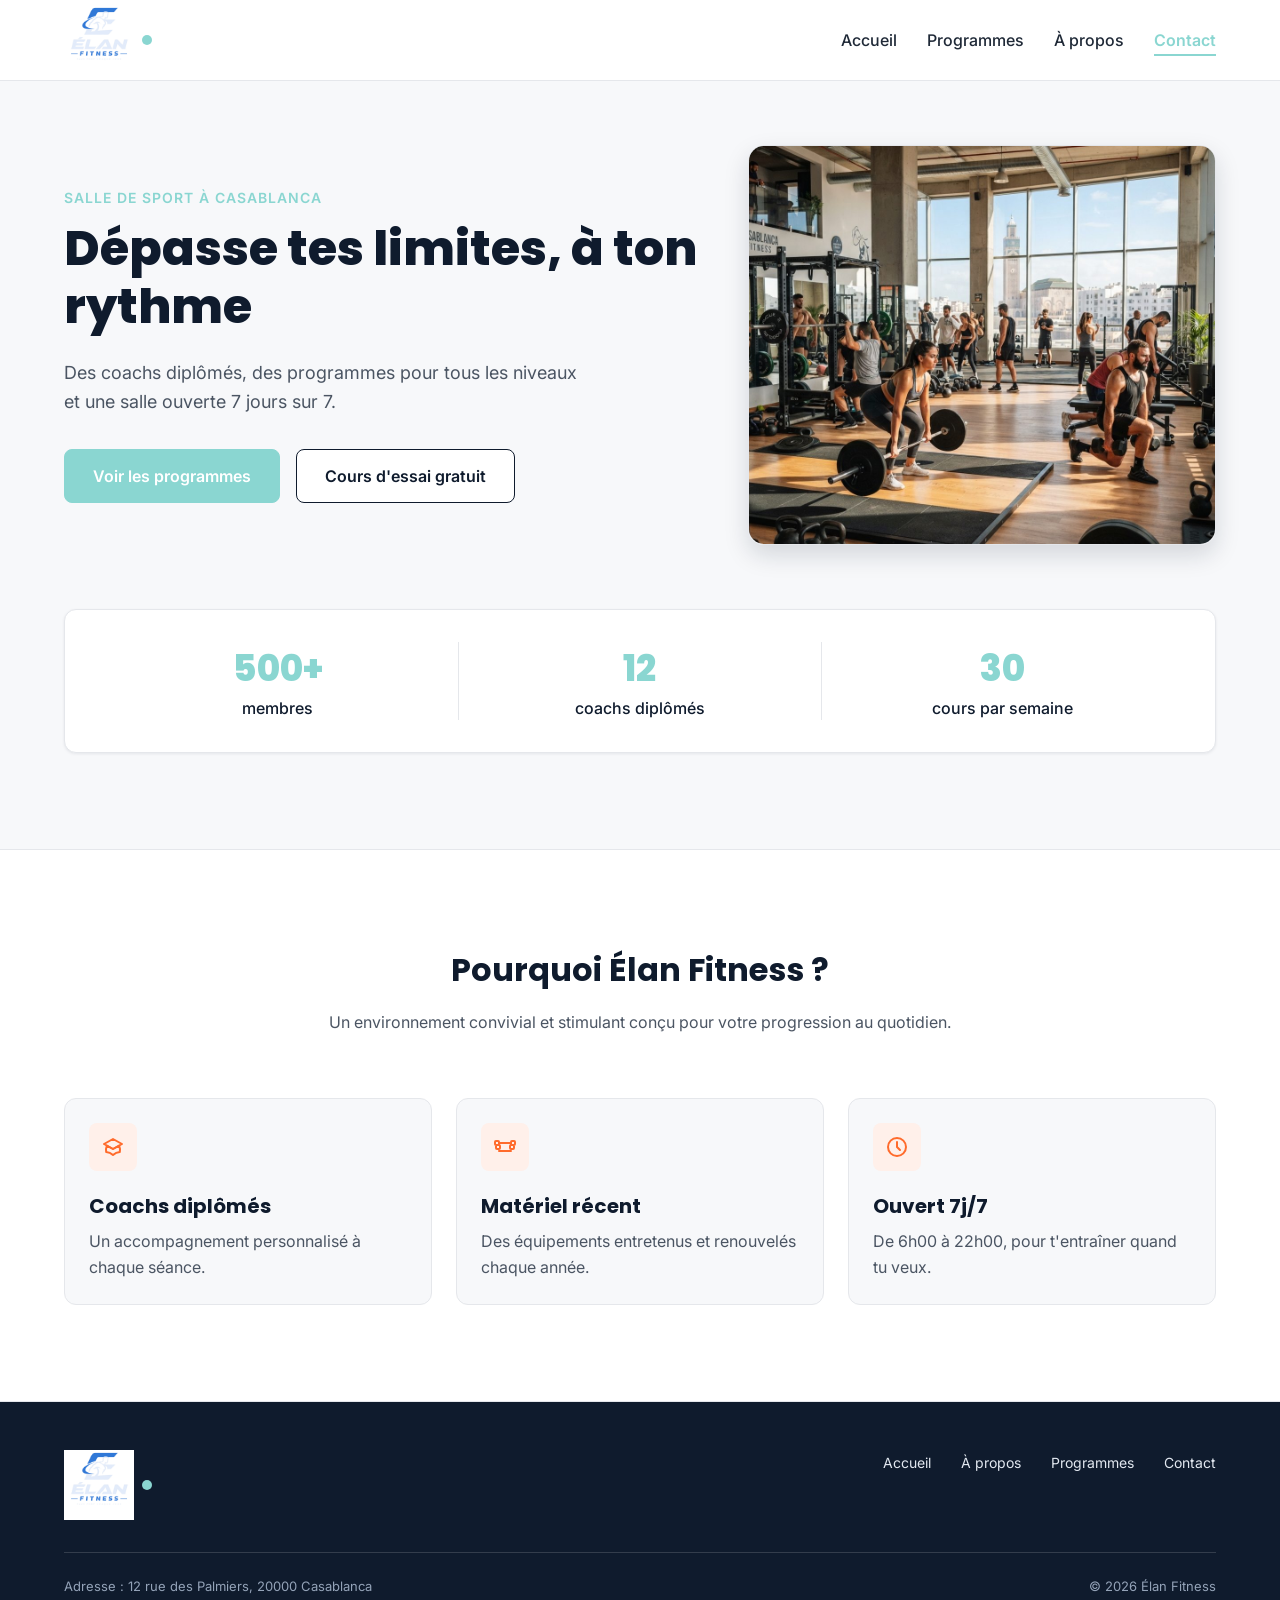
<file: index.html>
<!DOCTYPE html>
<html lang="fr">
<head>
  <meta charset="UTF-8">
  <meta name="viewport" content="width=device-width, initial-scale=1">
  <meta name="description" content="Élan Fitness, salle de sport à Casablanca : musculation, yoga, cardio et boxe fitness avec des coachs diplômés. Réservez votre cours d'essai gratuit.">
  <title>Fitness | Salle de sport à Casablanca</title>

  <link rel="preconnect" href="https://fonts.googleapis.com">
  <link rel="preconnect" href="https://fonts.gstatic.com" crossorigin>
  <link href="https://fonts.googleapis.com/css2?family=Inter:wght@400;500;600&family=Poppins:wght@600;700;800&display=swap" rel="stylesheet">

<link rel="stylesheet" href="css/style.css">
<link rel="icon" href="img/favicon-16x16.png">

 </head>

<body>

    <header class="en-tete">
    <div class="conteneur en-tete-contenu">

        <a href="index.html" class="logo">
        <img src="img/elanfit.png" alt="Élan Fitness">

        </a>
 
        <nav aria-label="Navigation principale">
    <input type="checkbox" id="burger-toggle" class="burger-checkbox"
           aria-label="Afficher le menu">
    <label for="burger-toggle" class="burger" aria-hidden="true">
        <span class="burger-barres"></span>
    </label>

    <ul class="menu" id="menu-principal">
        <li><a href="index.html">Accueil</a></li>
        <li><a href="programmes.html">Programmes</a></li>
        <li><a href="propos.html">À propos</a></li>
        <li><a href="contact-us.html" class="lien-actif" aria-current="page">Contact</a></li>
    </ul>
</nav>
    </div>
    
</header>
 
  <main>

    <section id="accueil" class="hero">
      <div class="conteneur">

        <div class="hero-contenu">
          <div class="hero-texte">
            <p class="sur-titre">Salle de sport à Casablanca</p>
            <h1>Dépasse tes limites, à ton rythme</h1>
            <p class="hero-description">
              Des coachs diplômés, des programmes pour tous les niveaux et une salle ouverte 7 jours sur 7.
            </p>
            <div class="boutons">
              <a href="programmes.html" class="bouton bouton-principal">Voir les programmes</a>
              <a href="contact-us.html" class="bouton bouton-secondaire">Cours d'essai gratuit</a>
            </div>
          </div>

          <img class="hero-image" src="img/hero.jpg" alt="Des personnes s'entraînent dans une salle de sport lumineuse à Casablanca">
        </div>

        <div class="chiffres">
          <div class="chiffre">
            <p class="chiffre-nombre">500+</p>
            <p>membres</p>
          </div>
          <div class="chiffre">
            <p class="chiffre-nombre">12</p>
            <p>coachs diplômés</p>
          </div>
          <div class="chiffre">
            <p class="chiffre-nombre">30</p>
            <p>cours par semaine</p>
          </div>
        </div>

      </div>
    </section>

    <section class="section section-blanche">
      <div class="conteneur">

        <div class="section-titre">
          <h2>Pourquoi Élan Fitness ?</h2>
          <p>Un environnement convivial et stimulant conçu pour votre progression au quotidien.</p>
        </div>

        <div class="cartes">
          <article class="carte carte-avantage">
            <div class="icone"><img src="img/icone-coach.svg" alt=""></div>
            <h3>Coachs diplômés</h3>
            <p>Un accompagnement personnalisé à chaque séance.</p>
          </article>

          <article class="carte carte-avantage">
            <div class="icone"><img src="img/icone-materiel.svg" alt=""></div>
            <h3>Matériel récent</h3>
            <p>Des équipements entretenus et renouvelés chaque année.</p>
          </article>

          <article class="carte carte-avantage">
            <div class="icone"><img src="img/icone-horloge.svg" alt=""></div>
            <h3>Ouvert 7j/7</h3>
            <p>De 6h00 à 22h00, pour t'entraîner quand tu veux.</p>
          </article>
        </div>

      </div>
    </section>

    
     
 

  </main>

  <footer class="pied-de-page">
    <div class="conteneur">

      <div class="pied-haut">
        <div>
        <a href="index.html" class="logo">
        <img src="img/elanfit.png" alt="Élan Fitness">
        </a>
         </div>

        <nav aria-label="Navigation du pied de page">
          <ul class="menu menu-pied">
            <li><a href="index.html">Accueil</a></li>
            <li><a href="propos.html">À propos</a></li>
            <li><a href="programmes.html">Programmes</a></li>
            <li><a href="contact-us.html">Contact</a></li>

          </ul>
        </nav>
      </div>

      <div class="pied-bas">
        <p>Adresse : 12 rue des Palmiers, 20000 Casablanca</p>
        <p>&copy; 2026 Élan Fitness  </p>
      </div>

    </div>
  </footer>

</body>
</html>
</file>
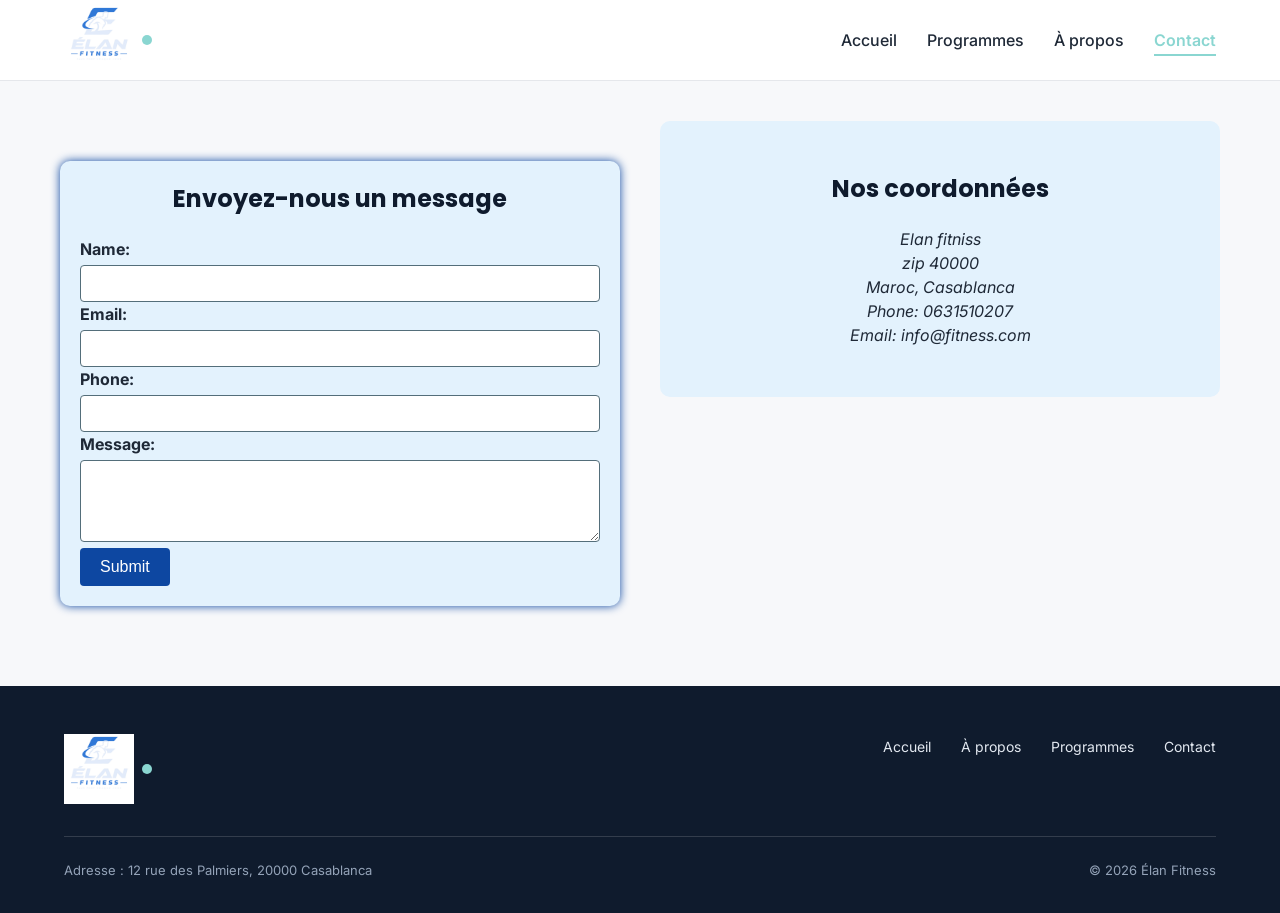
<file: contact-us.html>
<!DOCTYPE html>
<html lang="fr">

<head>
    <meta charset="UTF-8">

    <meta name="viewport" content="width=device-width, initial-scale=1.0">

    <meta name="description"
        content="Contactez Élan Fitness à Casablanca pour obtenir des informations sur nos programmes et nos services.">

    <title>Contact  | Salle de sport à Casablanca</title>

    <link rel="preconnect" href="https://fonts.googleapis.com">
    <link rel="preconnect" href="https://fonts.gstatic.com" crossorigin>

    <link href="https://fonts.googleapis.com/css2?family=Inter:wght@400;500;600&family=Poppins:wght@600;700;800&display=swap"
        rel="stylesheet">

    <link rel="stylesheet" href="css/style.css">
    <link rel="stylesheet" href="css/contact.css">
    <link rel="icon" href="img/favicon-16x16.png">

</head>

<body>
    <header class="en-tete">
         <div class="conteneur en-tete-contenu">

        <a href="index.html" class="logo">
        <img src="img/elanfit.png" alt="Élan Fitness">

        </a>
 
        <nav aria-label="Navigation principale">
    <input type="checkbox" id="burger-toggle" class="burger-checkbox"
           aria-label="Afficher le menu">
    <label for="burger-toggle" class="burger" aria-hidden="true">
        <span class="burger-barres"></span>
    </label>

    <ul class="menu" id="menu-principal">
        <li><a href="index.html">Accueil</a></li>
        <li><a href="programmes.html">Programmes</a></li>
        <li><a href="propos.html">À propos</a></li>
        <li><a href="contact-us.html" class="lien-actif" aria-current="page">Contact</a></li>
    </ul>
</nav>
    </div>
    
    </header>

    <main>
      
 
        <section class="contact-form">
        <div class="form-container">
         <h2>Envoyez-nous un message</h2>
            <form action="#" method="POST">

                <label for="name">Name: </label>
                <input type="text" id="name" name="name" required>

                <label for="email">Email: </label>
                <input type="email" id="email" name="email" required>

                <label for="phone">Phone: </label>
                <input type="tel" id="phone" name="phone">

                <label for="message">Message: </label>
                <textarea id="message" name="message" rows="4" required></textarea>

                <button type="submit" class="submit-button">Submit</button>
            </form>
        </div>
    </section>

     <section class="contact-info">
        <h2>Nos coordonnées</h2>
        <address>
            Elan fitniss<br>
            zip 40000<br>
            Maroc, Casablanca<br>
            Phone: <a href="tel:1234567890">0631510207</a><br>
            Email: <a href="mailto:info@example.com">info@fitness.com</a>
        </address>
    </section>

         
    </main>

    <footer class="pied-de-page">
        <div class="conteneur">
            <div class="pied-haut">
                <div>
 <a href="index.html" class="logo">
        <img src="img/elanfit.png" alt="Élan Fitness"> </a>    
                </div>

                <nav aria-label="Navigation du pied de page">
                    <ul class="menu menu-pied">
                        <li><a href="index.html">Accueil</a></li>
                        <li><a href="propos.html">À propos</a></li>
                        <li><a href="programmes.html">Programmes</a></li>
                        <li><a href="contact-us.html">Contact</a></li>
                    </ul>
                </nav>
            </div>

            <div class="pied-bas">
                <p>Adresse : 12 rue des Palmiers, 20000 Casablanca</p>
                <p>&copy; 2026 Élan Fitness  </p>
            </div>
        </div>
    </footer>
</body>
</html>
</file>
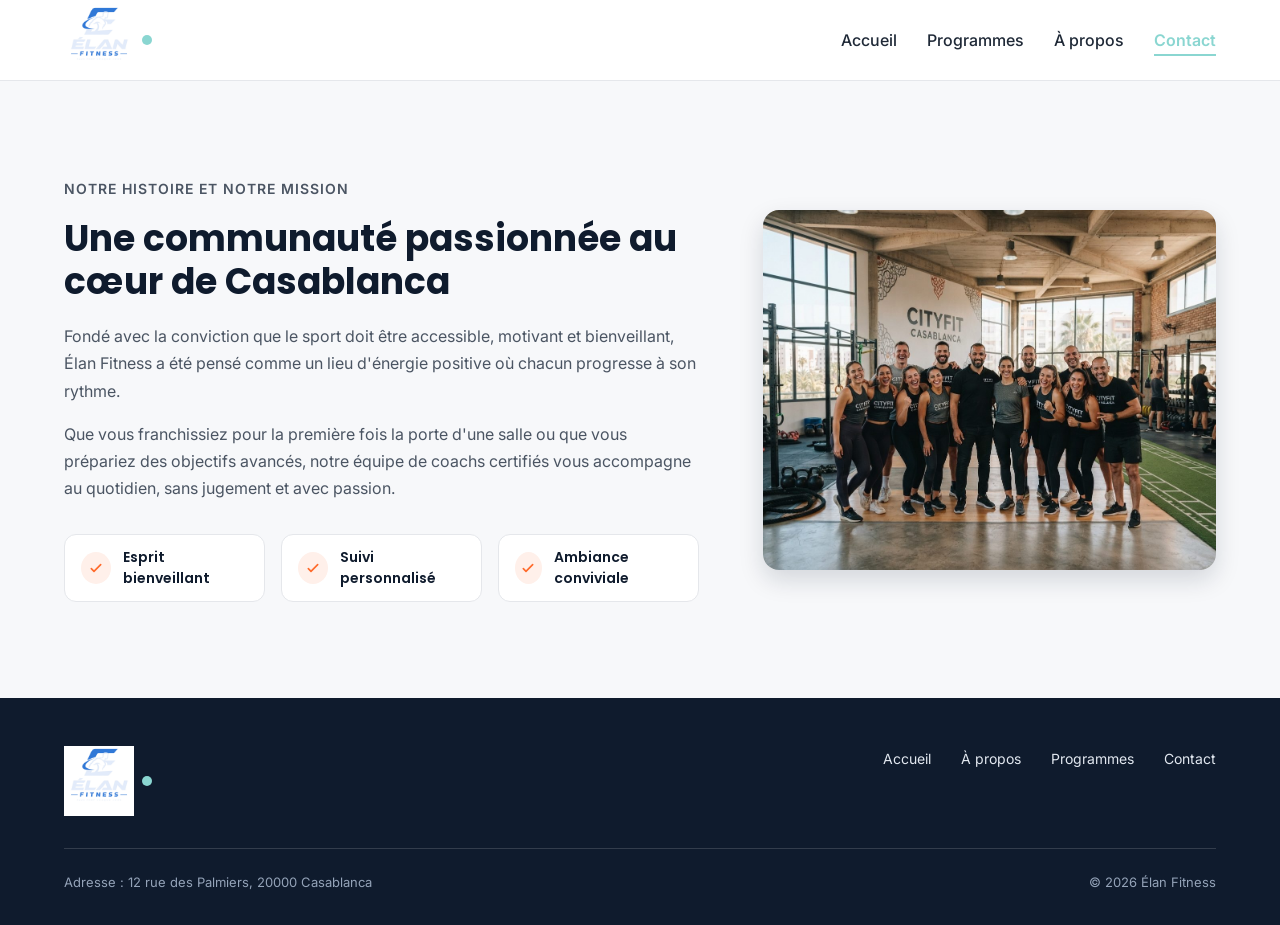
<file: propos.html>
<!DOCTYPE html>
<html lang="en">
<head>
    <meta charset="UTF-8">
    <meta name="viewport" content="width=device-width, initial-scale=1.0">
    <title>Propos  | Salle de sport à Casablanca</title>
  <link rel="preconnect" href="https://fonts.googleapis.com">
  <link rel="preconnect" href="https://fonts.gstatic.com" crossorigin>
  <link href="https://fonts.googleapis.com/css2?family=Inter:wght@400;500;600&family=Poppins:wght@600;700;800&display=swap" rel="stylesheet">

  <link rel="stylesheet" href="css/style.css">
  <link rel="icon" href="img/favicon-16x16.png">


</head>

<body>
  <header class="en-tete">
     <div class="conteneur en-tete-contenu">

        <a href="index.html" class="logo">
        <img src="img/elanfit.png" alt="Élan Fitness">

        </a>
 
        <nav aria-label="Navigation principale">
    <input type="checkbox" id="burger-toggle" class="burger-checkbox"
           aria-label="Afficher le menu">
    <label for="burger-toggle" class="burger" aria-hidden="true">
        <span class="burger-barres"></span>
    </label>

    <ul class="menu" id="menu-principal">
        <li><a href="index.html">Accueil</a></li>
        <li><a href="programmes.html">Programmes</a></li>
        <li><a href="propos.html">À propos</a></li>
        <li><a href="contact-us.html" class="lien-actif" aria-current="page">Contact</a></li>
    </ul>
</nav>
    </div>
    

</header>
     
 <section id="a-propos" class="section">
      <div class="conteneur apropos-contenu">

        <div class="apropos-texte">
          <p class="sur-titre">Notre histoire et notre mission</p>
          <h2>Une communauté passionnée au cœur de Casablanca</h2>
          <p>
            Fondé avec la conviction que le sport doit être accessible, motivant et bienveillant,
            Élan Fitness a été pensé comme un lieu d'énergie positive où chacun progresse à son rythme.
          </p>
          <p>
            Que vous franchissiez pour la première fois la porte d'une salle ou que vous prépariez des
            objectifs avancés, notre équipe de coachs certifiés vous accompagne au quotidien, sans
            jugement et avec passion.
          </p>

          <ul class="valeurs">
            <li class="valeur">
              <div class="icone icone-petite"><img src="img/icone-check.svg" alt=""></div>
              <span>Esprit bienveillant</span>
            </li>
            <li class="valeur">
              <div class="icone icone-petite"><img src="img/icone-check.svg" alt=""></div>
              <span>Suivi personnalisé</span>
            </li>
            <li class="valeur">
              <div class="icone icone-petite"><img src="img/icone-check.svg" alt=""></div>
              <span>Ambiance conviviale</span>
            </li>
          </ul>
        </div>

        <img class="apropos-image" src="img/equipe.jpg" alt="L'équipe de coachs d'Élan Fitness réunie dans la salle">

      </div>
    </section>

     <footer class="pied-de-page">
    <div class="conteneur">

      <div class="pied-haut">
        <div>
 <a href="index.html" class="logo">
        <img src="img/elanfit.png" alt="Élan Fitness">

        </a>     
          </div>

        <nav aria-label="Navigation du pied de page">
          <ul class="menu menu-pied">
            <li><a href="index.html">Accueil</a></li>
            <li><a href="propos.html">À propos</a></li>
            <li><a href="programmes.html">Programmes</a></li>
            <li><a href="contact-us.html">Contact</a></li>

          </ul>
        </nav>
      </div>

      <div class="pied-bas">
        <p>Adresse : 12 rue des Palmiers, 20000 Casablanca</p>
        <p>&copy; 2026 Élan Fitness  </p>
      </div>

    </div>
  </footer>
  
</body>
</html>
</file>
<file: css/style.css>
* {
  box-sizing: border-box;
  margin: 0;
  padding: 0;
}

html {
  scroll-behavior: smooth;
}
 
body {
  font-family: 'Inter', Arial, sans-serif;
  font-size: 16px;
  line-height: 1.5;
  color: #1F2937;
  background-color: #F7F8FA;
}

h1, h2, h3, h4 {
  font-family: 'Poppins', Arial, sans-serif;
  color: #0F1B2D;
}

a {
  color: inherit;
  text-decoration: none;
}

ul {
  list-style: none;
}

img {
  display: block;
  max-width: 100%;
}

a:focus-visible,
button:focus-visible {
  outline: 3px solid #8AD6D1;
  outline-offset: 2px;
}

.conteneur {
  width: 100%;
  max-width: 1200px;
  margin: 0 auto;
  padding: 0 24px;
}

.section {
  padding: 96px 0;
}

.section-blanche {
  background-color: #FFFFFF;
  border-top: 1px solid #E5E7EB;
  border-bottom: 1px solid #E5E7EB;
}

.section-titre {
  max-width: 640px;
  margin: 0 auto 64px;
  text-align: center;
}

.section-titre h2 {
  font-size: 32px;
  margin-bottom: 16px;
}

.section-titre h3 {
  font-size: 26px;
  margin-bottom: 12px;
}

.section-titre p {
  color: #4B5563;
}

.sur-titre {
  font-size: 14px;
  font-weight: 600;
  color: #8AD6D1;
  text-transform: uppercase;
  letter-spacing: 1px;
  margin-bottom: 12px;
}

.bouton {
  display: inline-block;
  padding: 14px 28px;
  border-radius: 8px;
  font-size: 16px;
  font-weight: 600;
  text-align: center;
  cursor: pointer;
}

.bouton-principal {
  background-color: #8AD6D1;
  border: 1px solid #8AD6D1;
  color: #FFFFFF;
}

.bouton-principal:hover {
  background-color: #359FA0;
}

.bouton-secondaire {
  background-color: #FFFFFF;
  border: 1px solid #0F1B2D;
  color: #0F1B2D;
}

.bouton-secondaire:hover {
  background-color: #F3F4F6;
}

.cartes {
  display: flex;
  gap: 24px;
}

.carte {
  flex: 1;
  background-color: #FFFFFF;
  border: 1px solid #E5E7EB;
  border-radius: 12px;
  box-shadow: 0 1px 3px rgba(15, 27, 45, 0.08);
}

.icone {
  width: 48px;
  height: 48px;
  background-color: #FFF0EA;
  border-radius: 8px;
  display: flex;
  align-items: center;
  justify-content: center;
}

.icone img {
  width: 24px;
  height: 24px;
}

.icone-petite {
  width: 32px;
  height: 32px;
  border-radius: 50%;
}

.icone-petite img {
  width: 16px;
  height: 16px;
}

.en-tete {
  position: sticky;
  top: 0;
  z-index: 10;
  background-color: #FFFFFF;
  border-bottom: 1px solid #E5E7EB;
}

.en-tete-contenu {
  height: 80px;
  display: flex;
  align-items: center;
  justify-content: space-between;
}

.logo img {
    width: 70px;
    height: auto;
    display: block;
}
.logo {
  width: auto;
  height: auto;
  display: flex;
  align-items: center;
  font-family: 'Poppins', Arial, sans-serif;
  font-size: 24px;
  font-weight: 700;
  color: #0F1B2D;
}

.logo::after {
  content: "";
  width: 10px;
  height: 10px;
  margin-left: 8px;
  background-color: #8AD6D1;
  border-radius: 50%;
}

.menu {
  display: flex;
  gap: 32px;
}

.menu a {
  font-weight: 500;
  padding-bottom: 4px;
  border-bottom: 2px solid transparent;
}

.menu a:hover {
  color: #8AD6D1;
}

.menu .lien-actif {
  color: #8AD6D1;
  font-weight: 600;
  border-bottom-color: #8AD6D1;
}

.hero {
  padding: 64px 0 96px;
}

.hero-contenu {
  display: flex;
  align-items: center;
  gap: 32px;
}

.hero-texte {
  flex: 7;
}

.hero-texte h1 {
  font-size: 48px;
  font-weight: 800;
  line-height: 1.2;
  margin-bottom: 24px;
}

.hero-description {
  max-width: 520px;
  font-size: 18px;
  line-height: 1.6;
  color: #4B5563;
  margin-bottom: 32px;
}

.boutons {
  display: flex;
  flex-wrap: wrap;
  gap: 16px;
}

.hero-image {
  flex: 5;
  min-width: 0;
  height: 400px;
  object-fit: cover;
  border-radius: 16px;
  border: 1px solid #E5E7EB;
  box-shadow: 0 10px 25px rgba(15, 27, 45, 0.15);
}

.chiffres {
  display: flex;
  margin-top: 64px;
  padding: 32px;
  background-color: #FFFFFF;
  border: 1px solid #E5E7EB;
  border-radius: 12px;
  box-shadow: 0 1px 3px rgba(15, 27, 45, 0.08);
}

.chiffre {
  flex: 1;
  text-align: center;
  font-weight: 500;
  color: #0F1B2D;
}

.chiffre + .chiffre {
  border-left: 1px solid #E5E7EB;
}

.chiffre-nombre {
  font-family: 'Poppins', Arial, sans-serif;
  font-size: 36px;
  font-weight: 800;
  color: #8AD6D1;
}

.carte-avantage {
  padding: 24px;
  background-color: #F7F8FA;
  box-shadow: none;
}

.carte-avantage .icone {
  margin-bottom: 20px;
}

.carte-avantage h3 {
  font-size: 20px;
  margin-bottom: 8px;
}

.carte-avantage p {
  color: #4B5563;
  line-height: 1.6;
}

.apropos-contenu {
  display: flex;
  align-items: center;
  gap: 64px;
}

.apropos-texte {
  flex: 7;
}

.apropos-texte h2 {
  font-size: 36px;
  line-height: 1.2;
  margin-bottom: 20px;
}

.apropos-texte p {
  color: #4B5563;
  line-height: 1.7;
  margin-bottom: 16px;
}

.valeurs {
  display: flex;
  gap: 16px;
  margin-top: 32px;
}

.valeur {
  flex: 1;
  display: flex;
  align-items: center;
  gap: 12px;
  padding: 12px 16px;
  background-color: #FFFFFF;
  border: 1px solid #E5E7EB;
  border-radius: 12px;
  font-family: 'Poppins', Arial, sans-serif;
  font-size: 14px;
  font-weight: 600;
  color: #0F1B2D;
}

.apropos-image {
  flex: 5;
  min-width: 0;
  height: 360px;
  object-fit: cover;
  border-radius: 16px;
  box-shadow: 0 10px 25px rgba(15, 27, 45, 0.15);
}

.carte-programme {
  display: flex;
  flex-direction: column;
  overflow: hidden;
}

.carte-programme > img {
  width: 100%;
  height: 200px;
  object-fit: cover;
}

.programme-corps {
  flex: 1;
  display: flex;
  flex-direction: column;
  padding: 20px;
}

.programme-corps h3 {
  font-size: 20px;
  margin-bottom: 8px;
}

.programme-corps p {
  font-size: 15px;
  color: #4B5563;
}

.etiquette {
  align-self: flex-start;
  padding: 4px 10px;
  margin-bottom: 12px;
  border-radius: 6px;
  font-size: 12px;
  font-weight: 600;
}

.etiquette-orange {
  background-color: #FFEDE5;
  color: #C2410C;
}

.etiquette-bleue {
  background-color: #DBEAFE;
  color: #1D4ED8;
}

.etiquette-verte {
  background-color: #D1FAE5;
  color: #047857;
}

.programme-corps .duree {
  display: flex;
  align-items: center;
  gap: 8px;
  margin-top: auto;
  padding-top: 16px;
  border-top: 1px solid #E5E7EB;
  font-size: 13px;
  font-weight: 600;
  color: #0F1B2D;
}

.programme-corps h3 + p {
  margin-bottom: 16px;
}

.duree img {
  width: 16px;
  height: 16px;
}

.formules {
  margin-top: 96px;
}

.formule {
  position: relative;
  display: flex;
  flex-direction: column;
  padding: 28px;
}

.formule h4 {
  font-size: 20px;
}

.prix {
  margin: 8px 0 16px;
  font-family: 'Poppins', Arial, sans-serif;
  font-size: 30px;
  font-weight: 800;
  color: #8AD6D1;
}

.prix span {
  font-family: 'Inter', Arial, sans-serif;
  font-size: 16px;
  font-weight: 500;
  color: #4B5563;
}

.prix-note {
  margin: -8px 0 16px;
  font-size: 13px;
  color: #4B5563;
}

.formule-liste {
  flex: 1;
  margin-bottom: 24px;
}

.formule-liste li {
  padding-left: 28px;
  margin-bottom: 12px;
  font-size: 15px;
  background-image: url('img/icone-check.svg');
  background-repeat: no-repeat;
  background-position: left center;
  background-size: 16px;
}

.formule .bouton {
  display: block;
}

.formule-populaire {
  border: 2px solid #8AD6D1;
  box-shadow: 0 10px 25px rgba(255, 107, 44, 0.2);
}

.badge-populaire {
  position: absolute;
  top: -14px;
  left: 50%;
  transform: translateX(-50%);
  padding: 4px 14px;
  background-color: #8AD6D1;
  border-radius: 999px;
  font-size: 12px;
  font-weight: 700;
  text-transform: uppercase;
  color: #FFFFFF;
}

.pied-de-page {
  padding: 48px 0 32px;
  background-color: #0F1B2D;
  color: #FFFFFF;
}

.pied-haut {
  display: flex;
  justify-content: space-between;
  align-items: flex-start;
  padding-bottom: 32px;
  border-bottom: 1px solid rgba(255, 255, 255, 0.15);
}

.logo-clair {
  color: #FFFFFF;
}

.slogan {
  margin-top: 8px;
  font-size: 14px;
  font-style: italic;
  color: #CBD5E1;
}

.menu-pied {
  gap: 24px;
}

.menu-pied a {
  font-size: 14px;
  font-weight: 400;
  color: #E2E8F0;
}

.pied-bas {
  display: flex;
  justify-content: space-between;
  margin-top: 24px;
  font-size: 13px;
  color: #94A3B8;
}


.en-tete-contenu {
    display: flex;
    justify-content: space-between;
    align-items: center;
}

.menu {
    display: flex;
    gap: 30px;
    list-style: none;
}

 .contact-contenu {
    display: grid;
    grid-template-columns: 1fr 1.5fr;
    gap: 50px;
}

.hero h1 {
    font-size: clamp(2rem, 4vw, 3rem);
}

 .grille-cartes {
    display: grid;
    grid-template-columns: repeat(4, 1fr);
    gap: 24px;
}

.burger,
.burger-checkbox {
  display: none;
}

/* ===== Petit écran d'ordinateur : 1024px à 1279px ===== */
@media (min-width: 1024px) and (max-width: 1279px) {
  .hero-texte h1 { font-size: 42px; }
  .apropos-contenu { gap: 40px; }
  .section { padding: 80px 0; }
}

/* ===== Tablette : 768px à 1023px ===== */
@media (min-width: 768px) and (max-width: 1023px) {
  .section { padding: 72px 0; }
  .section-titre { margin-bottom: 48px; }

  .menu { gap: 20px; }

  /* Hero : texte puis image */
  .hero-contenu { flex-direction: column; align-items: stretch; }
  .hero-texte { flex: none; }
  .hero-texte h1 { font-size: 40px; }
  .hero-image { flex: none; width: 100%; height: 320px; }

  /* Cartes : 2 par ligne */
  .cartes { flex-wrap: wrap; }
  .carte { flex: 1 1 calc(50% - 12px); }

  /* À propos : texte puis image */
  .apropos-contenu { flex-direction: column; gap: 32px; }
  .apropos-texte { flex: none; }
  .apropos-image { flex: none; width: 100%; height: 300px; }

  /* Chiffres : 2 par ligne */
  .chiffres { flex-wrap: wrap; row-gap: 24px; }
  .chiffre { flex: 1 1 50%; }
  .chiffre:nth-child(odd) { border-left: none; }

  .formules { margin-top: 72px; }
}

/* ===== Mobile : jusqu'à 767px ===== */
@media (max-width: 767px) {
  .conteneur { padding: 0 16px; }
  .section { padding: 56px 0; }
  .section-titre { margin-bottom: 40px; }
  .section-titre h2 { font-size: 26px; }

  
    /* ===== En-tête avec menu burger (CSS seul) ===== */
  .en-tete-contenu {
    flex-direction: row;       /* logo à gauche, burger à droite */
    height: 80px;
  }

  /* Case à cocher : invisible mais accessible au clavier */
  .burger-checkbox {
    display: block;
    position: absolute;
    width: 1px;
    height: 1px;
    opacity: 0;
  }

  .burger {
    display: flex;
    align-items: center;
    justify-content: center;
    width: 44px;               /* zone tactile minimale */
    height: 44px;
    border: 1px solid #E5E7EB;
    border-radius: 8px;
    cursor: pointer;
  }

  /* Contour visible quand on atteint la case avec Tab */
  .burger-checkbox:focus-visible + .burger {
    outline: 3px solid #0F766E;
    outline-offset: 2px;
  }

  /* Les 3 barres */
  .burger-barres,
  .burger-barres::before,
  .burger-barres::after {
    display: block;
    width: 22px;
    height: 2px;
    background-color: #0F1B2D;
    border-radius: 2px;
    transition: transform 0.2s, background-color 0.2s;
  }

  .burger-barres {
    position: relative;
  }

  .burger-barres::before,
  .burger-barres::after {
    content: "";
    position: absolute;
    left: 0;
  }

  .burger-barres::before { top: -7px; }
  .burger-barres::after  { top: 7px; }

  /* Menu déroulant sous l'en-tête (caché par défaut) */
  .en-tete .menu {
    display: none;
    position: absolute;
    top: 100%;
    left: 0;
    right: 0;
    flex-direction: column;
    gap: 0;
    padding: 8px 24px 16px;
    background-color: #FFFFFF;
    border-bottom: 1px solid #E5E7EB;
    box-shadow: 0 8px 16px rgba(15, 27, 45, 0.1);
  }

  .en-tete .menu a {
    display: block;
    padding: 14px 0;
  }

   .burger-checkbox:checked ~ .menu {
    display: flex;
  }

   .burger-checkbox:checked + .burger .burger-barres {
    background-color: transparent;
  }
  .burger-checkbox:checked + .burger .burger-barres::before {
    transform: translateY(7px) rotate(45deg);
  }
  .burger-checkbox:checked + .burger .burger-barres::after {
    transform: translateY(-7px) rotate(-45deg);
  }
  .menu a { display: inline-block; padding: 8px 0; } 
  /* Hero */
  .hero { padding: 40px 0 56px; }
  .hero-contenu { flex-direction: column; align-items: stretch; }
  .hero-texte { flex: none; text-align: center; }
  .hero-texte h1 { font-size: 32px; }
  .hero-description { margin-left: auto; margin-right: auto; font-size: 16px; }
  .boutons { flex-direction: column; }
  .boutons .bouton { width: 100%; }
  .hero-image { flex: none; width: 100%; height: 240px; }

  /* Chiffres : empilés */
  .chiffres { flex-direction: column; margin-top: 40px; padding: 24px; }
  .chiffre + .chiffre {
    border-left: none;
    border-top: 1px solid #E5E7EB;
    margin-top: 16px;
    padding-top: 16px;
  }
  .chiffre-nombre { font-size: 30px; }

  /* Cartes : 1 par ligne */
  .cartes { flex-direction: column; }

  /* À propos */
  .apropos-contenu { flex-direction: column; gap: 32px; }
  .apropos-texte { flex: none; }
  .apropos-texte h2 { font-size: 28px; }
  .apropos-image { flex: none; width: 100%; height: 240px; }
  .valeurs { flex-direction: column; }

  .formules { margin-top: 56px; }

  /* Pied de page */
  .pied-haut { flex-direction: column; gap: 24px; }
  .menu-pied { justify-content: flex-start; gap: 12px 20px; }
  .pied-bas { flex-direction: column; gap: 8px; }
}
</file>
<file: css/contact.css>
main {
    display: grid;
    grid-template-columns: 1fr 1fr;
    gap: 40px;
    max-width: 1200px;
    margin: 40px auto;
    padding: 0 20px;
}

.titre-page {
    grid-column: 1 / -1;    
    text-align: center;
}

.contact-form {
    padding: 40px 0;
}

.form-container {
    width: 100%;
    max-width: 600px;
    margin: 0 auto;
    padding: 20px;
    background-color: #E3F2FD;
    border-radius: 10px;
    box-shadow: 0 0 10px #0D47A1;
}

.contact-form h2 {
    text-align: center;
    margin-bottom: 20px;
}

.form-group {
    margin-bottom: 1rem;
}

.form-container label {
    display: block;
    font-weight: bold;
    margin-bottom: 0.25rem;
}

.form-container input,
.form-container textarea {
    width: 100%;
    padding: 10px;
    border: 1px solid #546E7A;    
    border-radius: 4px;
    resize: vertical;
}

.form-container input:focus-visible,
.form-container textarea:focus-visible,
.submit-button:focus-visible {
    outline: 3px solid #0D47A1;
    outline-offset: 2px;
}

.submit-button {
    padding: 10px 20px;
    background-color: #0D47A1;    
    border: none;
    color: #FFFFFF;
    border-radius: 4px;
    font-size: 1rem;
    cursor: pointer;
}

.submit-button:hover {
    background-color: #08306B;
}

.contact-info {
    text-align: center;
    padding: 50px 20px;
    background-color: #E3F2FD;
    border-radius: 10px;
    align-self: start;
}

.contact-info h2 {
    margin-bottom: 20px;
}

 @media (min-width: 1024px) and (max-width: 1279px) {
    main {
        max-width: 960px;
        gap: 30px;
    }
}

/* ===== Tablette : 768px à 1023px ===== */
@media (min-width: 768px) and (max-width: 1023px) {
    main {
        grid-template-columns: 1fr;    
        max-width: 700px;
        gap: 25px;
    }

    .contact-form {
        padding: 25px 0;
    }

    .contact-info {
        padding: 30px 25px;
    }
}

/* ===== Mobile : jusqu'à 767px ===== */
@media (max-width: 767px) {
    main {
        grid-template-columns: 1fr;
        gap: 20px;
        margin: 30px auto;
        padding: 0 4%;
    }

    .contact-form {
        padding: 20px 0;
    }

    .contact-info {
        padding: 25px 16px;
    }

    .contact-form h2,
    .contact-info h2 {
        font-size: 1.375rem;
    }

    .submit-button {
        width: 100%;
    }
}
</file>
